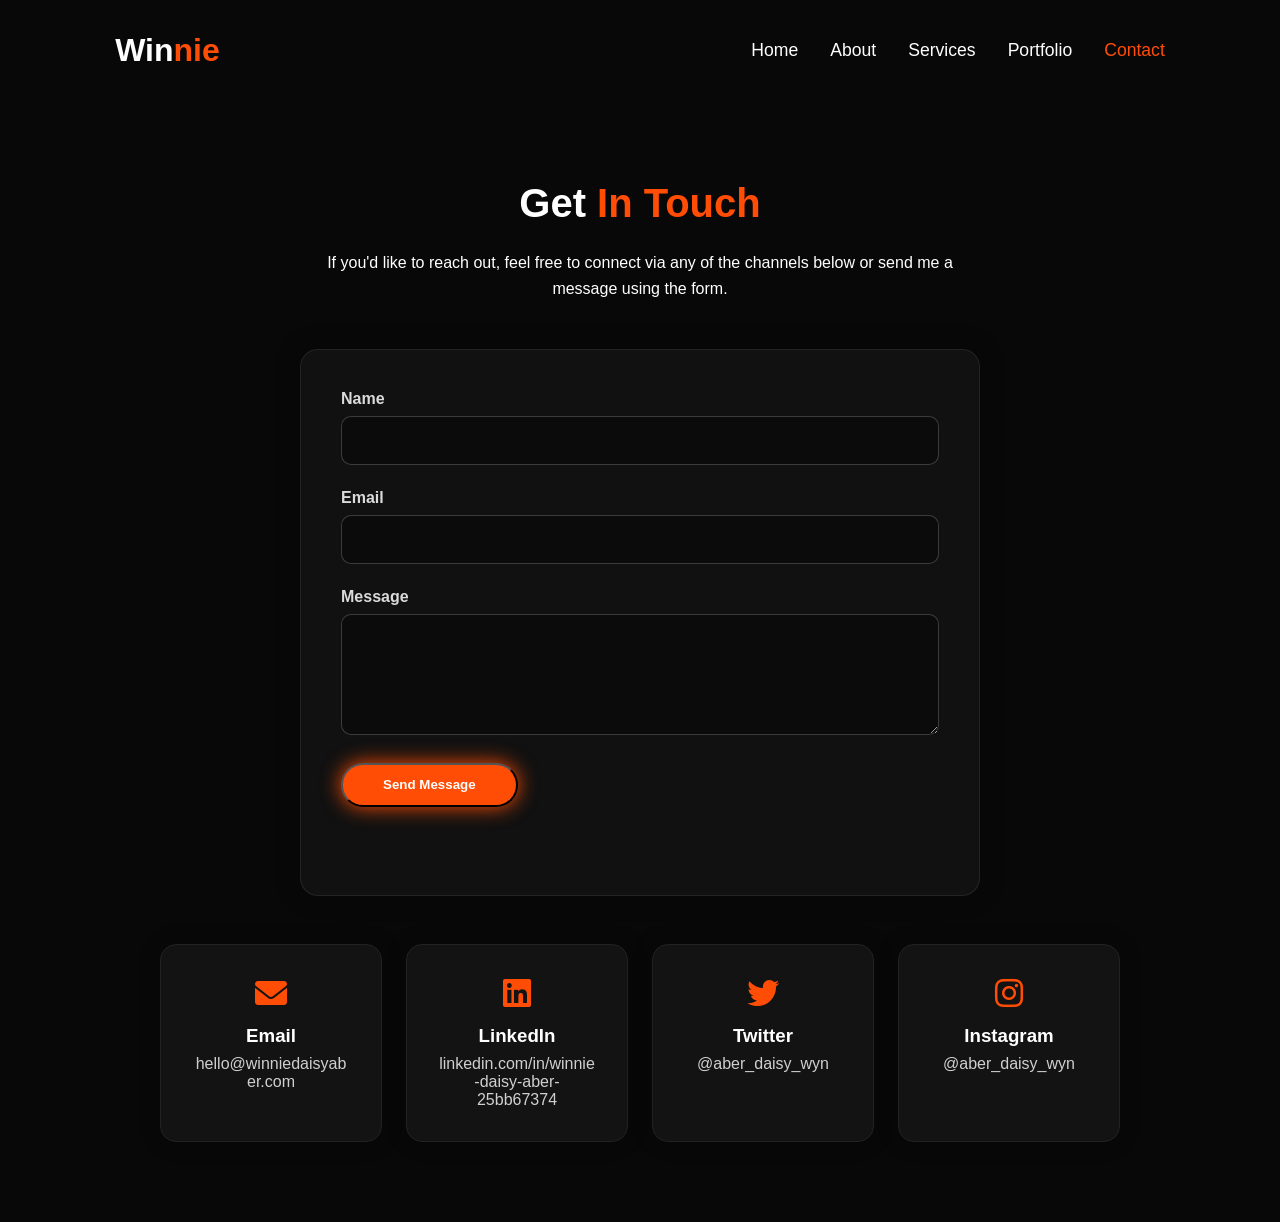
<file: contact.html>
<!DOCTYPE html>
<html lang="en">
<head>
    <meta charset="UTF-8">
    <meta name="viewport" content="width=device-width, initial-scale=1.0">
    <title>Contact | Winnie Daisy Aber</title>
    <link rel="stylesheet" href="styles.css">
    <link rel="stylesheet" href="https://cdnjs.cloudflare.com/ajax/libs/font-awesome/6.0.0/css/all.min.css">
</head>
<body>
    <header>
        <div class="logo">Win<span>nie</span></div>
        <nav>
            <ul>
                <li><a href="index.html">Home</a></li>
                <li><a href="index.html#about">About</a></li>
                <li><a href="index.html#services">Services</a></li>
                <li><a href="index.html#portfolio">Portfolio</a></li>
                <li><a href="contact.html" class="active">Contact</a></li>
            </ul>
        </nav>
    </header>

    <section class="contact">
        <div class="contact-content">
            <h2>Get <span>In Touch</span></h2>
            <p>If you'd like to reach out, feel free to connect via any of the channels below or send me a message using the form.</p>

            <form id="contact-form" action="https://formspree.io/f/maqvebjb" method="POST" class="contact-form">
                <!-- Honeypot: bots will fill this, humans will not -->
                <input type="text" name="website" id="website" autocomplete="off" class="honeypot" tabindex="-1">

                <div class="form-group">
                    <label for="name">Name</label>
                    <input type="text" id="name" name="name" required>
                </div>
                <div class="form-group">
                    <label for="email">Email</label>
                    <input type="email" id="email" name="email" required>
                </div>
                <div class="form-group">
                    <label for="message">Message</label>
                    <textarea id="message" name="message" rows="5" required></textarea>
                </div>
                <button type="submit" class="btn">Send Message</button>
                <p id="form-status" class="form-status"></p>
            </form>

            <div class="contact-cards">
                <div class="contact-card">
                    <i class="fas fa-envelope"></i>
                    <h3>Email</h3>
                    <a href="mailto:hello@winniedaisyaber.com">hello@winniedaisyaber.com</a>
                </div>
                <div class="contact-card">
                    <i class="fab fa-linkedin"></i>
                    <h3>LinkedIn</h3>
                    <a href="https://www.linkedin.com/in/winnie-daisy-aber-25bb67374/" target="_blank" rel="noopener">linkedin.com/in/winnie-daisy-aber-25bb67374</a>
                </div>
                <div class="contact-card">
                    <i class="fab fa-twitter"></i>
                    <h3>Twitter</h3>
                    <a href="https://x.com/aber_daisy_wyn" target="_blank" rel="noopener">@aber_daisy_wyn</a>
                </div>
                <div class="contact-card">
                    <i class="fab fa-instagram"></i>
                    <h3>Instagram</h3>
                    <a href="https://x.com/aber_daisy_wyn" target="_blank" rel="noopener">@aber_daisy_wyn</a>
                </div>
            </div>
        </div>
    </section>

    <script src="script.js"></script>
</body>
</html>
</file>
<file: styles.css>
* {
    margin: 0;
    padding: 0;
    box-sizing: border-box;
    font-family: 'Poppins', sans-serif;
    text-decoration: none;
    list-style: none;
}

:root {
    --bg-color: #080808;
    --second-bg-color: #131313;
    --main-color: #ff4d05;
    --text-color: #fff;
}

body {
    background: var(--bg-color);
    color: var(--text-color);
}

header {
    padding: 2rem 9%;
    display: flex;
    justify-content: space-between;
    align-items: center;
    background: transparent;
}

.logo { font-size: 2rem; font-weight: 700; cursor: pointer; }
.logo span { color: var(--main-color); }

nav ul { display: flex; }
nav ul li a {
    font-size: 1.1rem;
    color: var(--text-color);
    margin-left: 2rem;
    transition: 0.3s;
}
nav ul li a:hover, .active { color: var(--main-color); }

/* Hero Section */
.hero {
    display: flex;
    justify-content: center;
    align-items: center;
    gap: 8rem;
    padding: 5rem 9%;
}

.hero-content h4 { font-size: 1.5rem; }
.hero-content h1 { font-size: 3.5rem; margin: 0.5rem 0; }
.hero-content h1 span { color: var(--main-color); }
.hero-content h3 { font-size: 2rem; }
.hero-content h3 span { color: var(--main-color); }
.hero-content p { margin: 1.5rem 0; line-height: 1.6; }

.btn {
    display: inline-block;
    padding: 0.8rem 2.5rem;
    background: var(--main-color);
    border-radius: 4rem;
    color: white;
    font-weight: 600;
    box-shadow: 0 0 20px var(--main-color);
    transition: 0.3s ease;
}

.social-icons a {
    display: inline-flex;
    justify-content: center;
    align-items: center;
    width: 40px;
    height: 40px;
    background: transparent;
    border: 2px solid var(--main-color);
    border-radius: 50%;
    color: var(--main-color);
    margin: 2rem 0.5rem;
    transition: 0.3s ease;
}

/* Image Glow Effect */
.img-box {
    position: relative;
    width: 400px;
    height: 400px;
    border-radius: 50%;
    box-shadow: 0 0 50px var(--main-color);
    overflow: hidden;
}
.img-box img { width: 100%; height: 100%; object-fit: cover; }

/* About Section */
.about {
    background: var(--second-bg-color);
    text-align: center;
    padding: 5rem 9%;
}

.about h2 span { color: var(--main-color); }
.img-box-small {
    width: 250px;
    height: 250px;
    border-radius: 50%;
    box-shadow: 0 0 30px var(--main-color);
    margin: 2rem auto;
    overflow: hidden;
}
.img-box-small img { width: 100%; height: 100%; object-fit: cover; }

/* Resume / Skills Section */
.upload-section {
    padding: 5rem 9%;
    text-align: center;
}
.skills-container {
    max-width: 900px;
    margin: 2rem auto;
    display: grid;
    grid-template-columns: repeat(auto-fit, minmax(250px, 1fr));
    gap: 2rem;
}
.skill-category {
    background: var(--second-bg-color);
    padding: 1.5rem;
    border-radius: 12px;
    border: 1px solid #333;
    text-align: left;
    transition: 0.3s ease;
}
.skill-category:hover {
    border-color: var(--main-color);
    box-shadow: 0 0 15px rgba(255, 77, 5, 0.3);
}
.skill-category h4 {
    color: var(--main-color);
    margin-bottom: 0.8rem;
    font-size: 1.2rem;
}
.skill-category p {
    color: #ccc;
    font-size: 0.95rem;
    line-height: 1.5;
}
.resume-button-container {
    margin-top: 3rem;
}
.resume-button-container .btn {
    font-size: 1.1rem;
    padding: 1rem 3rem;
}
/* Projects Section Styling */
.projects {
    padding: 5rem 9%;
    text-align: center;
    background: var(--bg-color);
}

.projects h2 { margin-bottom: 3rem; font-size: 2.5rem; }
.projects h2 span { color: var(--main-color); }

.project-grid {
    display: grid;
    grid-template-columns: repeat(auto-fit, minmax(300px, 1fr));
    gap: 2rem;
}

.project-card {
    position: relative;
    border-radius: 20px;
    overflow: hidden;
    background: var(--second-bg-color);
    border: 1px solid #333;
    transition: 0.5s ease;
    cursor: pointer;
}

.project-card:hover {
    border-color: var(--main-color);
    transform: translateY(-10px);
    box-shadow: 0 0 20px var(--main-color);
}

.project-card img {
    width: 100%;
    height: 200px;
    object-fit: cover;
    opacity: 0.7;
}

.project-info {
    padding: 1.5rem;
}

.project-info h4 { font-size: 1.3rem; margin-bottom: 0.5rem; }
.project-info p { font-size: 0.9rem; color: #ccc; margin-bottom: 1rem; }
.project-info a {
    color: var(--main-color);
    font-size: 1.2rem;
}

/* Updated Upload Button Style */
#upload-status {
    margin-top: 10px;
    font-size: 0.9rem;
    color: var(--main-color);
}

/* Contact Page */
.contact {
    padding: 5rem 9%;
    text-align: center;
    min-height: calc(100vh - 140px);
}

/* Spam protection */
.honeypot {
    position: absolute;
    left: -9999px;
    top: -9999px;
    opacity: 0;
    height: 0;
    width: 0;
    overflow: hidden;
}

.contact-content h2 {
    font-size: 2.5rem;
}

.contact-content h2 span {
    color: var(--main-color);
}

.contact-content p {
    margin: 1.5rem auto 3rem;
    max-width: 650px;
    line-height: 1.6;
}

.contact-cards {
    display: grid;
    grid-template-columns: repeat(auto-fit, minmax(220px, 1fr));
    gap: 1.5rem;
    max-width: 960px;
    margin: 0 auto;
}

.contact-card {
    background: var(--second-bg-color);
    padding: 2rem;
    border-radius: 16px;
    border: 1px solid #222;
    box-shadow: 0 0 20px rgba(0,0,0,0.25);
    text-align: center;
}

.contact-card i {
    font-size: 2rem;
    color: var(--main-color);
    margin-bottom: 1rem;
}

.contact-card h3 {
    margin-bottom: 0.5rem;
}

.contact-card a {
    color: var(--text-color);
    opacity: 0.8;
    display: inline-block;
    word-break: break-word;
}

.contact-card a:hover {
    color: var(--main-color);
    opacity: 1;
}

/* Contact Form */
.contact-form {
    max-width: 680px;
    margin: 0 auto 3rem;
    text-align: left;
    background: rgba(255, 255, 255, 0.04);
    padding: 2.5rem;
    border-radius: 18px;
    border: 1px solid rgba(255, 255, 255, 0.08);
    box-shadow: 0 0 25px rgba(0,0,0,0.25);
}

.contact-form .form-group {
    margin-bottom: 1.5rem;
}

.contact-form label {
    display: block;
    margin-bottom: 0.5rem;
    font-weight: 600;
    color: rgba(255, 255, 255, 0.85);
}

.contact-form input,
.contact-form textarea {
    width: 100%;
    padding: 0.9rem 1rem;
    border-radius: 10px;
    border: 1px solid rgba(255, 255, 255, 0.2);
    background: rgba(0, 0, 0, 0.35);
    color: var(--text-color);
    font-size: 1rem;
}

.contact-form input:focus,
.contact-form textarea:focus {
    outline: none;
    border-color: var(--main-color);
    box-shadow: 0 0 0 3px rgba(255, 77, 5, 0.2);
}

.form-status {
    margin-top: 1rem;
    font-weight: 600;
}

.form-status.pending { color: rgba(255, 193, 7, 1); }
.form-status.success { color: rgba(56, 245, 160, 1); }
.form-status.error { color: rgba(255, 61, 61, 1); }

/* Project Modal */
.modal {
    display: none;
    position: fixed;
    z-index: 1000;
    left: 0;
    top: 0;
    width: 100%;
    height: 100%;
    background-color: rgba(0, 0, 0, 0.8);
    backdrop-filter: blur(5px);
}

.modal-content {
    background-color: var(--second-bg-color);
    position: absolute;
    top: 50%;
    left: 50%;
    transform: translate(-50%, -50%);
    padding: 2rem;
    border: 1px solid #333;
    border-radius: 16px;
    width: 90%;
    max-width: 600px;
    max-height: 80vh;
    overflow-y: auto;
    text-align: center;
    box-shadow: 0 0 50px rgba(0,0,0,0.5);
    cursor: move;
}

.close-modal {
    position: absolute;
    top: 10px;
    right: 20px;
    color: var(--text-color);
    font-size: 2rem;
    font-weight: bold;
    cursor: pointer;
    transition: 0.3s;
}

.close-modal:hover {
    color: var(--main-color);
}

#modal-image {
    width: 100%;
    max-height: 300px;
    object-fit: cover;
    border-radius: 10px;
    margin-bottom: 1rem;
}

#modal-title {
    font-size: 1.8rem;
    margin-bottom: 1rem;
    color: var(--main-color);
}

#modal-description {
    font-size: 1rem;
    line-height: 1.6;
    margin-bottom: 1.5rem;
}

.modal-details {
    margin-bottom: 1.5rem;
}

.modal-details p {
    margin: 0.5rem 0;
    font-size: 0.9rem;
}

.modal-details strong {
    color: var(--main-color);
}

#modal-link {
    margin-top: 1rem;
}
</file>
